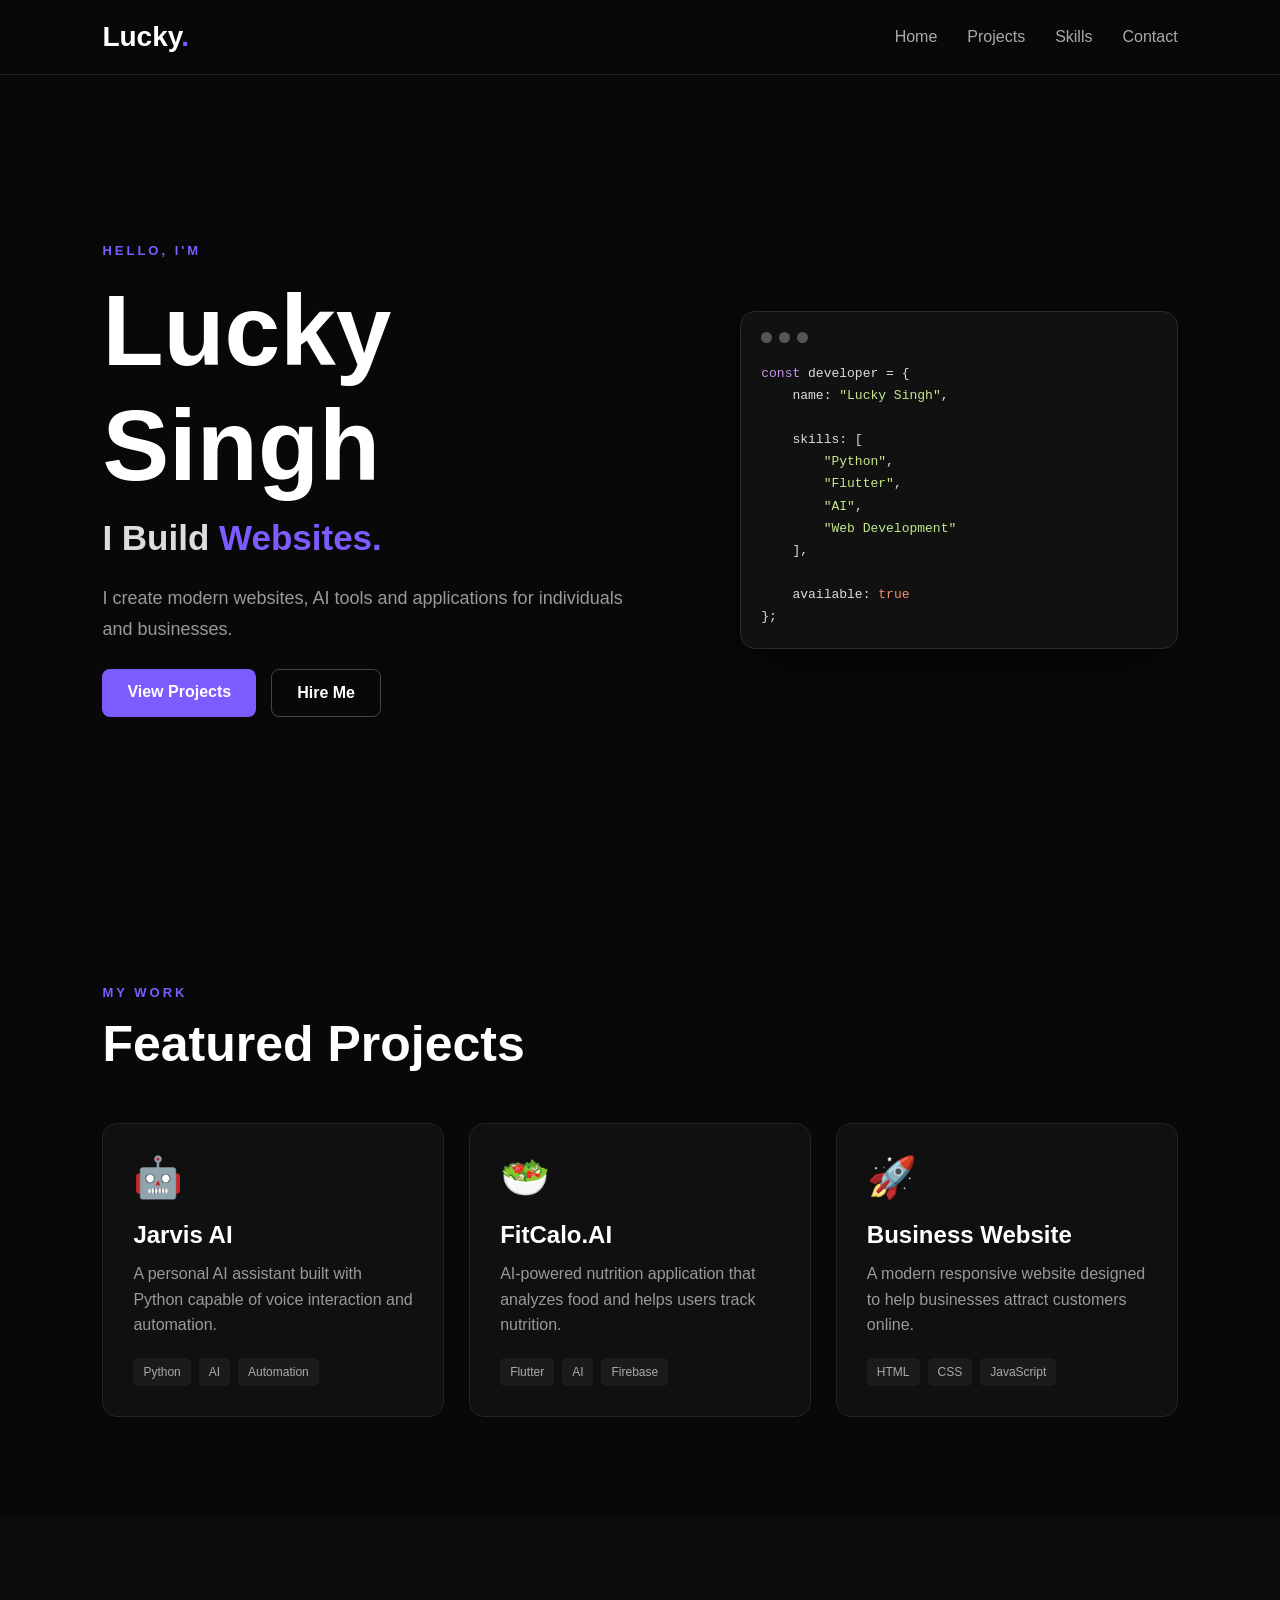
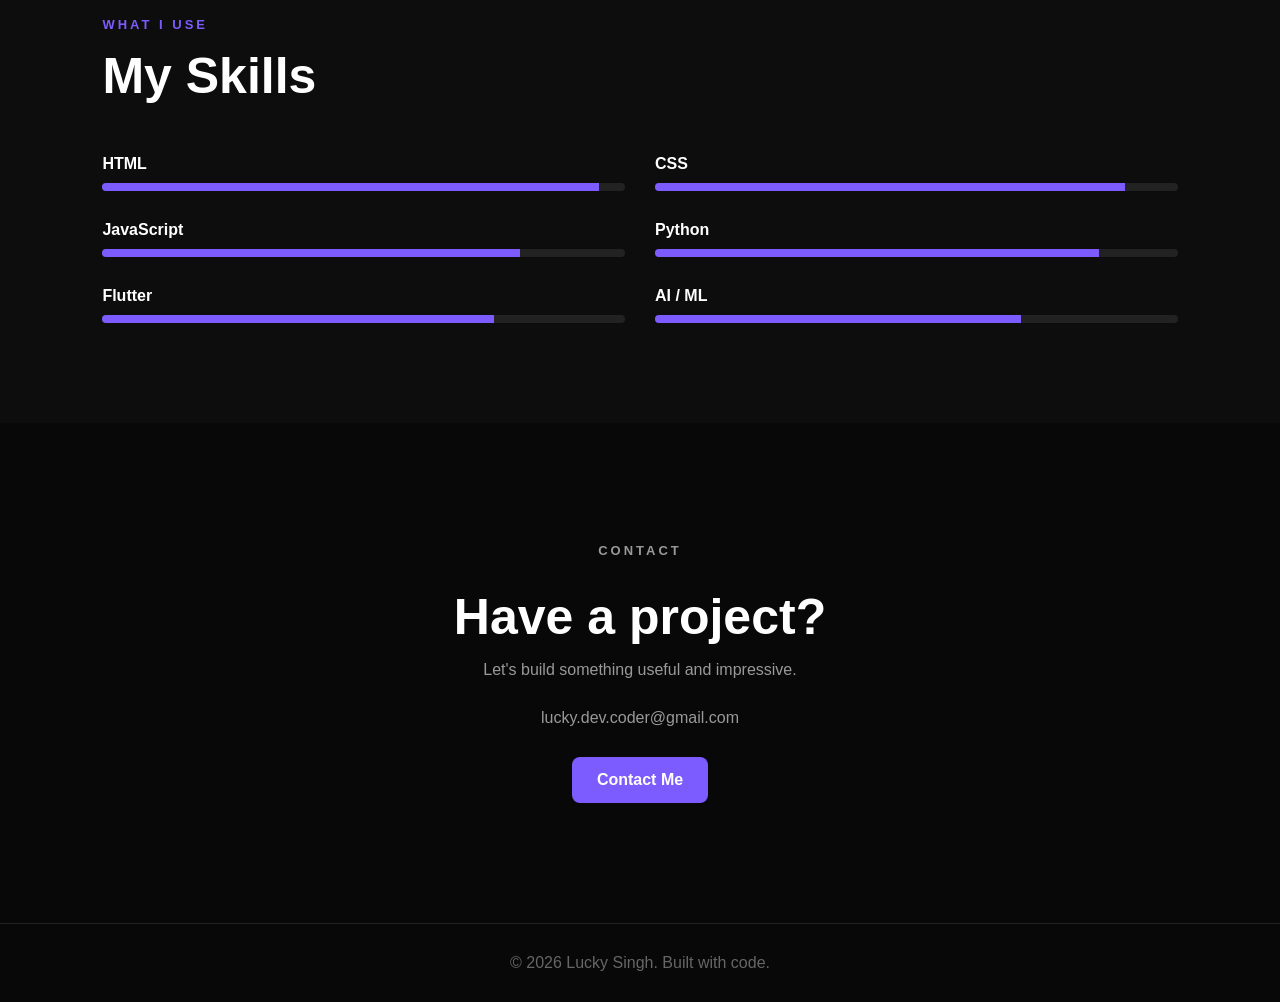
<file: index.html>
<!DOCTYPE html>
<html lang="en">

<head>
    <meta charset="UTF-8">
    <meta name="viewport" content="width=device-width, initial-scale=1.0">

    <title>Lucky Singh | Developer</title>

    <link rel="stylesheet" href="style.css">
</head>

<body>

<header>
    <nav class="navbar">

        <h2 class="logo">
            Lucky<span>.</span>
        </h2>

        <div class="nav-links">
            <a href="#home">Home</a>
            <a href="#projects">Projects</a>
            <a href="#skills">Skills</a>
            <a href="#contact">Contact</a>
        </div>

    </nav>
</header>


<!-- HERO SECTION -->

<section id="home" class="hero">

    <div class="hero-text">

        <p class="small-text">HELLO, I'M</p>

        <h1>Lucky Singh</h1>

        <h2>
            I Build
            <span id="typing"></span>
        </h2>

        <p class="description">
            I create modern websites, AI tools and applications
            for individuals and businesses.
        </p>

        <div class="buttons">

            <a href="#projects" class="btn primary">
                View Projects
            </a>

            <a href="#contact" class="btn secondary">
                Hire Me
            </a>

        </div>

    </div>


    <div class="hero-card">

        <div class="code-window">

            <div class="dots">
                <span></span>
                <span></span>
                <span></span>
            </div>

            <pre><span class="purple">const</span> developer = {
    name: <span class="green">"Lucky Singh"</span>,

    skills: [
        <span class="green">"Python"</span>,
        <span class="green">"Flutter"</span>,
        <span class="green">"AI"</span>,
        <span class="green">"Web Development"</span>
    ],

    available: <span class="orange">true</span>
};</pre>

        </div>

    </div>

</section>



<!-- PROJECTS SECTION -->

<section id="projects" class="section">

    <p class="section-small">MY WORK</p>

    <h2>Featured Projects</h2>


    <div class="projects">


        <!-- PROJECT 1 -->

        <div class="project">

            <div class="project-icon">
                🤖
            </div>

            <h3>Jarvis AI</h3>

            <p>
                A personal AI assistant built with Python
                capable of voice interaction and automation.
            </p>

            <div class="tags">
                <span>Python</span>
                <span>AI</span>
                <span>Automation</span>
            </div>

        </div>



        <!-- PROJECT 2 -->

        <div class="project">

            <div class="project-icon">
                🥗
            </div>

            <h3>FitCalo.AI</h3>

            <p>
                AI-powered nutrition application that analyzes
                food and helps users track nutrition.
            </p>

            <div class="tags">
                <span>Flutter</span>
                <span>AI</span>
                <span>Firebase</span>
            </div>

        </div>



        <!-- PROJECT 3 -->

        <div class="project">

            <div class="project-icon">
                🚀
            </div>

            <h3>Business Website</h3>

            <p>
                A modern responsive website designed to help
                businesses attract customers online.
            </p>

            <div class="tags">
                <span>HTML</span>
                <span>CSS</span>
                <span>JavaScript</span>
            </div>

        </div>

    </div>

</section>



<!-- SKILLS SECTION -->

<section id="skills" class="section skills-section">

    <p class="section-small">
        WHAT I USE
    </p>

    <h2>
        My Skills
    </h2>


    <div class="skills">


        <!-- HTML -->

        <div class="skill">

            <strong>
                HTML
            </strong>

            <div class="bar">
                <div style="width: 95%;"></div>
            </div>

        </div>



        <!-- CSS -->

        <div class="skill">

            <strong>
                CSS
            </strong>

            <div class="bar">
                <div style="width: 90%;"></div>
            </div>

        </div>



        <!-- JAVASCRIPT -->

        <div class="skill">

            <strong>
                JavaScript
            </strong>

            <div class="bar">
                <div style="width: 80%;"></div>
            </div>

        </div>



        <!-- PYTHON -->

        <div class="skill">

            <strong>
                Python
            </strong>

            <div class="bar">
                <div style="width: 85%;"></div>
            </div>

        </div>



        <!-- FLUTTER -->

        <div class="skill">

            <strong>
                Flutter
            </strong>

            <div class="bar">
                <div style="width: 75%;"></div>
            </div>

        </div>



        <!-- AI -->

        <div class="skill">

            <strong>
                AI / ML
            </strong>

            <div class="bar">
                <div style="width: 70%;"></div>
            </div>

        </div>

    </div>

</section>



<!-- CONTACT SECTION -->

<section id="contact" class="contact">

    <p class="section-small">
        CONTACT
    </p>

    <h2>
        Have a project?
    </h2>

    <p>
        Let's build something useful and impressive.
    </p>

    <p class="email">
        lucky.dev.coder@gmail.com
    </p>


    <!-- Opens Gmail compose window -->

    <a
        href="https://mail.google.com/mail/?view=cm&fs=1&to=lucky.dev.coder@gmail.com"
        target="_blank"
        class="btn primary"
    >
        Contact Me
    </a>

</section>



<!-- FOOTER -->

<footer>

    © 2026 Lucky Singh. Built with code.

</footer>



<!-- JAVASCRIPT -->

<script src="script.js"></script>

</body>

</html>
</file>
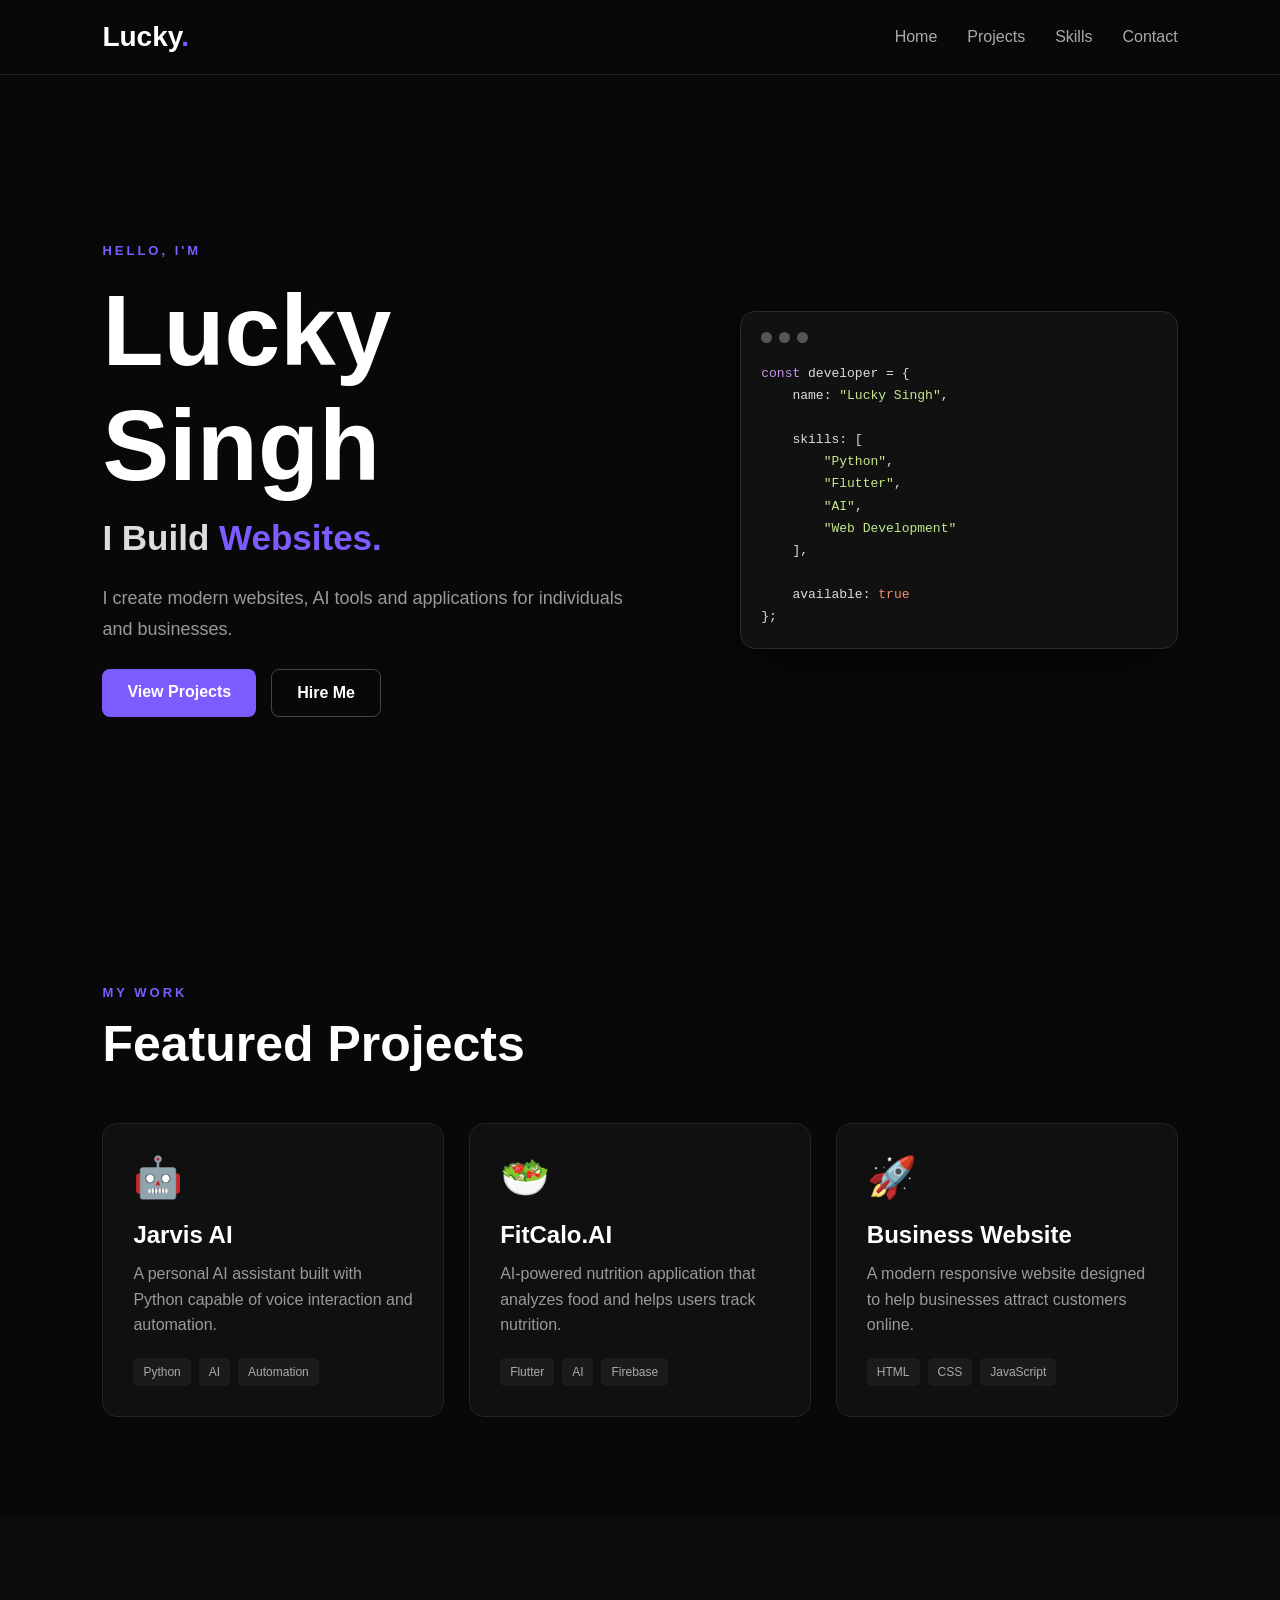
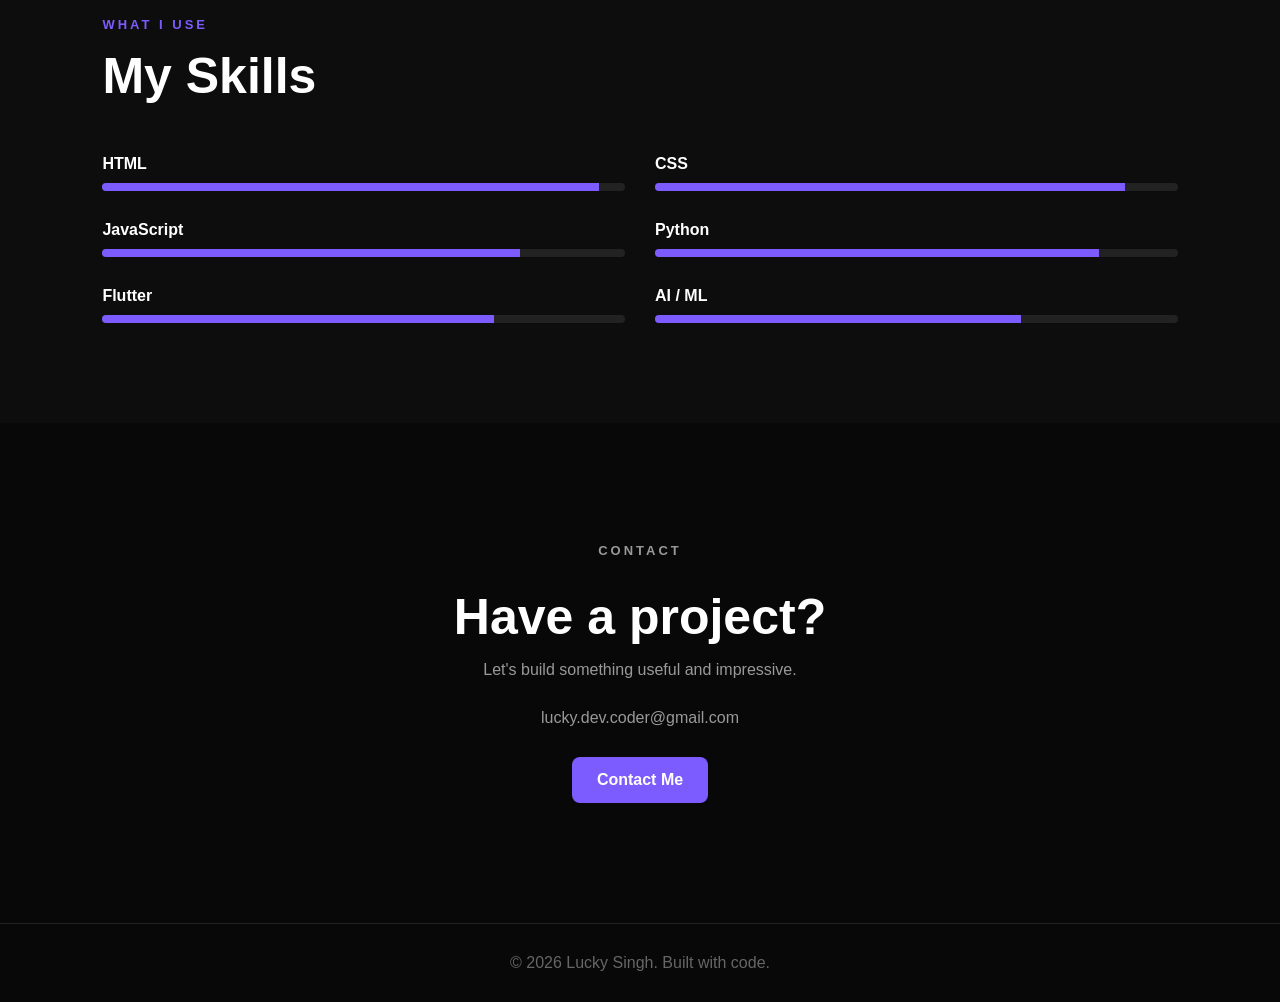
<file: indext.html>
<!DOCTYPE html>
<html lang="en">

<head>
    <meta charset="UTF-8">
    <meta name="viewport" content="width=device-width, initial-scale=1.0">

    <title>Lucky Singh | Developer</title>

    <link rel="stylesheet" href="style.css">
</head>

<body>

<header>
    <nav class="navbar">

        <h2 class="logo">
            Lucky<span>.</span>
        </h2>

        <div class="nav-links">
            <a href="#home">Home</a>
            <a href="#projects">Projects</a>
            <a href="#skills">Skills</a>
            <a href="#contact">Contact</a>
        </div>

    </nav>
</header>


<!-- HERO SECTION -->

<section id="home" class="hero">

    <div class="hero-text">

        <p class="small-text">HELLO, I'M</p>

        <h1>Lucky Singh</h1>

        <h2>
            I Build
            <span id="typing"></span>
        </h2>

        <p class="description">
            I create modern websites, AI tools and applications
            for individuals and businesses.
        </p>

        <div class="buttons">

            <a href="#projects" class="btn primary">
                View Projects
            </a>

            <a href="#contact" class="btn secondary">
                Hire Me
            </a>

        </div>

    </div>


    <div class="hero-card">

        <div class="code-window">

            <div class="dots">
                <span></span>
                <span></span>
                <span></span>
            </div>

            <pre><span class="purple">const</span> developer = {
    name: <span class="green">"Lucky Singh"</span>,

    skills: [
        <span class="green">"Python"</span>,
        <span class="green">"Flutter"</span>,
        <span class="green">"AI"</span>,
        <span class="green">"Web Development"</span>
    ],

    available: <span class="orange">true</span>
};</pre>

        </div>

    </div>

</section>



<!-- PROJECTS SECTION -->

<section id="projects" class="section">

    <p class="section-small">MY WORK</p>

    <h2>Featured Projects</h2>


    <div class="projects">


        <!-- PROJECT 1 -->

        <div class="project">

            <div class="project-icon">
                🤖
            </div>

            <h3>Jarvis AI</h3>

            <p>
                A personal AI assistant built with Python
                capable of voice interaction and automation.
            </p>

            <div class="tags">
                <span>Python</span>
                <span>AI</span>
                <span>Automation</span>
            </div>

        </div>



        <!-- PROJECT 2 -->

        <div class="project">

            <div class="project-icon">
                🥗
            </div>

            <h3>FitCalo.AI</h3>

            <p>
                AI-powered nutrition application that analyzes
                food and helps users track nutrition.
            </p>

            <div class="tags">
                <span>Flutter</span>
                <span>AI</span>
                <span>Firebase</span>
            </div>

        </div>



        <!-- PROJECT 3 -->

        <div class="project">

            <div class="project-icon">
                🚀
            </div>

            <h3>Business Website</h3>

            <p>
                A modern responsive website designed to help
                businesses attract customers online.
            </p>

            <div class="tags">
                <span>HTML</span>
                <span>CSS</span>
                <span>JavaScript</span>
            </div>

        </div>

    </div>

</section>



<!-- SKILLS SECTION -->

<section id="skills" class="section skills-section">

    <p class="section-small">
        WHAT I USE
    </p>

    <h2>
        My Skills
    </h2>


    <div class="skills">


        <!-- HTML -->

        <div class="skill">

            <strong>
                HTML
            </strong>

            <div class="bar">
                <div style="width: 95%;"></div>
            </div>

        </div>



        <!-- CSS -->

        <div class="skill">

            <strong>
                CSS
            </strong>

            <div class="bar">
                <div style="width: 90%;"></div>
            </div>

        </div>



        <!-- JAVASCRIPT -->

        <div class="skill">

            <strong>
                JavaScript
            </strong>

            <div class="bar">
                <div style="width: 80%;"></div>
            </div>

        </div>



        <!-- PYTHON -->

        <div class="skill">

            <strong>
                Python
            </strong>

            <div class="bar">
                <div style="width: 85%;"></div>
            </div>

        </div>



        <!-- FLUTTER -->

        <div class="skill">

            <strong>
                Flutter
            </strong>

            <div class="bar">
                <div style="width: 75%;"></div>
            </div>

        </div>



        <!-- AI -->

        <div class="skill">

            <strong>
                AI / ML
            </strong>

            <div class="bar">
                <div style="width: 70%;"></div>
            </div>

        </div>

    </div>

</section>



<!-- CONTACT SECTION -->

<section id="contact" class="contact">

    <p class="section-small">
        CONTACT
    </p>

    <h2>
        Have a project?
    </h2>

    <p>
        Let's build something useful and impressive.
    </p>

    <p class="email">
        lucky.dev.coder@gmail.com
    </p>


    <!-- Opens Gmail compose window -->

    <a
        href="https://mail.google.com/mail/?view=cm&fs=1&to=lucky.dev.coder@gmail.com"
        target="_blank"
        class="btn primary"
    >
        Contact Me
    </a>

</section>



<!-- FOOTER -->

<footer>

    © 2026 Lucky Singh. Built with code.

</footer>



<!-- JAVASCRIPT -->

<script src="script.js"></script>

</body>

</html>
</file>
<file: style.css>
* {
    margin: 0;
    padding: 0;
    box-sizing: border-box;
}

html {
    scroll-behavior: smooth;
}

body {
    font-family: Arial, sans-serif;
    background: #080808;
    color: white;
}

.navbar {
    height: 75px;
    display: flex;
    align-items: center;
    justify-content: space-between;
    padding: 0 8%;
    border-bottom: 1px solid #222;
}

.logo {
    font-size: 28px;
}

.logo span {
    color: #7c5cff;
}

.nav-links {
    display: flex;
    gap: 30px;
}

.nav-links a {
    color: #aaa;
    text-decoration: none;
    transition: 0.3s;
}

.nav-links a:hover {
    color: white;
}

.hero {
    min-height: 90vh;
    display: flex;
    align-items: center;
    justify-content: space-between;
    gap: 60px;
    padding: 80px 8%;
}

.hero-text {
    max-width: 650px;
}

.small-text,
.section-small {
    color: #7c5cff;
    letter-spacing: 3px;
    font-size: 13px;
    font-weight: bold;
}

.hero h1 {
    font-size: clamp(55px, 8vw, 100px);
    margin: 15px 0;
}

.hero h2 {
    font-size: 35px;
    color: #ddd;
}

#typing {
    color: #7c5cff;
}

.description {
    color: #999;
    font-size: 18px;
    line-height: 1.7;
    margin: 25px 0;
    max-width: 550px;
}

.buttons {
    display: flex;
    gap: 15px;
}

.btn {
    display: inline-block;
    padding: 14px 25px;
    border-radius: 8px;
    text-decoration: none;
    font-weight: bold;
    transition: 0.3s;
}

.primary {
    background: #7c5cff;
    color: white;
}

.primary:hover {
    transform: translateY(-3px);
}

.secondary {
    border: 1px solid #444;
    color: white;
}

.secondary:hover {
    background: #151515;
}

.hero-card {
    width: 450px;
}

.code-window {
    background: #111;
    border: 1px solid #292929;
    border-radius: 15px;
    padding: 20px;
    box-shadow: 0 20px 70px rgba(0,0,0,0.5);
}

.dots {
    display: flex;
    gap: 7px;
    margin-bottom: 20px;
}

.dots span {
    width: 11px;
    height: 11px;
    background: #555;
    border-radius: 50%;
}

pre {
    color: #ddd;
    line-height: 1.7;
    white-space: pre-wrap;
}

.purple {
    color: #c792ea;
}

.green {
    color: #c3e88d;
}

.orange {
    color: #f78c6c;
}

.section {
    padding: 100px 8%;
}

.section h2,
.contact h2 {
    font-size: 50px;
    margin: 15px 0 50px;
}

.projects {
    display: grid;
    grid-template-columns: repeat(3, 1fr);
    gap: 25px;
}

.project {
    background: #101010;
    border: 1px solid #252525;
    padding: 30px;
    border-radius: 15px;
    transition: 0.3s;
}

.project:hover {
    transform: translateY(-8px);
    border-color: #7c5cff;
}

.project-icon {
    font-size: 40px;
    margin-bottom: 20px;
}

.project h3 {
    font-size: 24px;
    margin-bottom: 12px;
}

.project p {
    color: #999;
    line-height: 1.6;
}

.tags {
    display: flex;
    gap: 8px;
    flex-wrap: wrap;
    margin-top: 20px;
}

.tags span {
    background: #1b1b1b;
    padding: 7px 10px;
    border-radius: 5px;
    color: #aaa;
    font-size: 12px;
}

.skills-section {
    background: #0d0d0d;
}

.skills {
    display: grid;
    grid-template-columns: repeat(2, 1fr);
    gap: 30px;
}

.skill strong {
    display: block;
    margin-bottom: 10px;
}

.bar {
    height: 8px;
    background: #222;
    border-radius: 10px;
    overflow: hidden;
}

.bar div {
    height: 100%;
    background: #7c5cff;
}

.contact {
    text-align: center;
    padding: 120px 20px;
}

.contact h2 {
    margin-bottom: 15px;
}

.contact p {
    color: #999;
    margin-bottom: 30px;
}

footer {
    text-align: center;
    padding: 30px;
    border-top: 1px solid #222;
    color: #666;
}

@media (max-width: 900px) {

    .hero {
        flex-direction: column;
        text-align: center;
    }

    .description {
        margin-left: auto;
        margin-right: auto;
    }

    .buttons {
        justify-content: center;
    }

    .hero-card {
        width: 100%;
    }

    .projects {
        grid-template-columns: 1fr;
    }

    .skills {
        grid-template-columns: 1fr;
    }

}

@media (max-width: 600px) {

    .nav-links {
        display: none;
    }

    .hero {
        padding: 60px 6%;
    }

    .hero h1 {
        font-size: 55px;
    }

    .hero h2 {
        font-size: 25px;
    }

    .section {
        padding: 70px 6%;
    }

}
</file>
